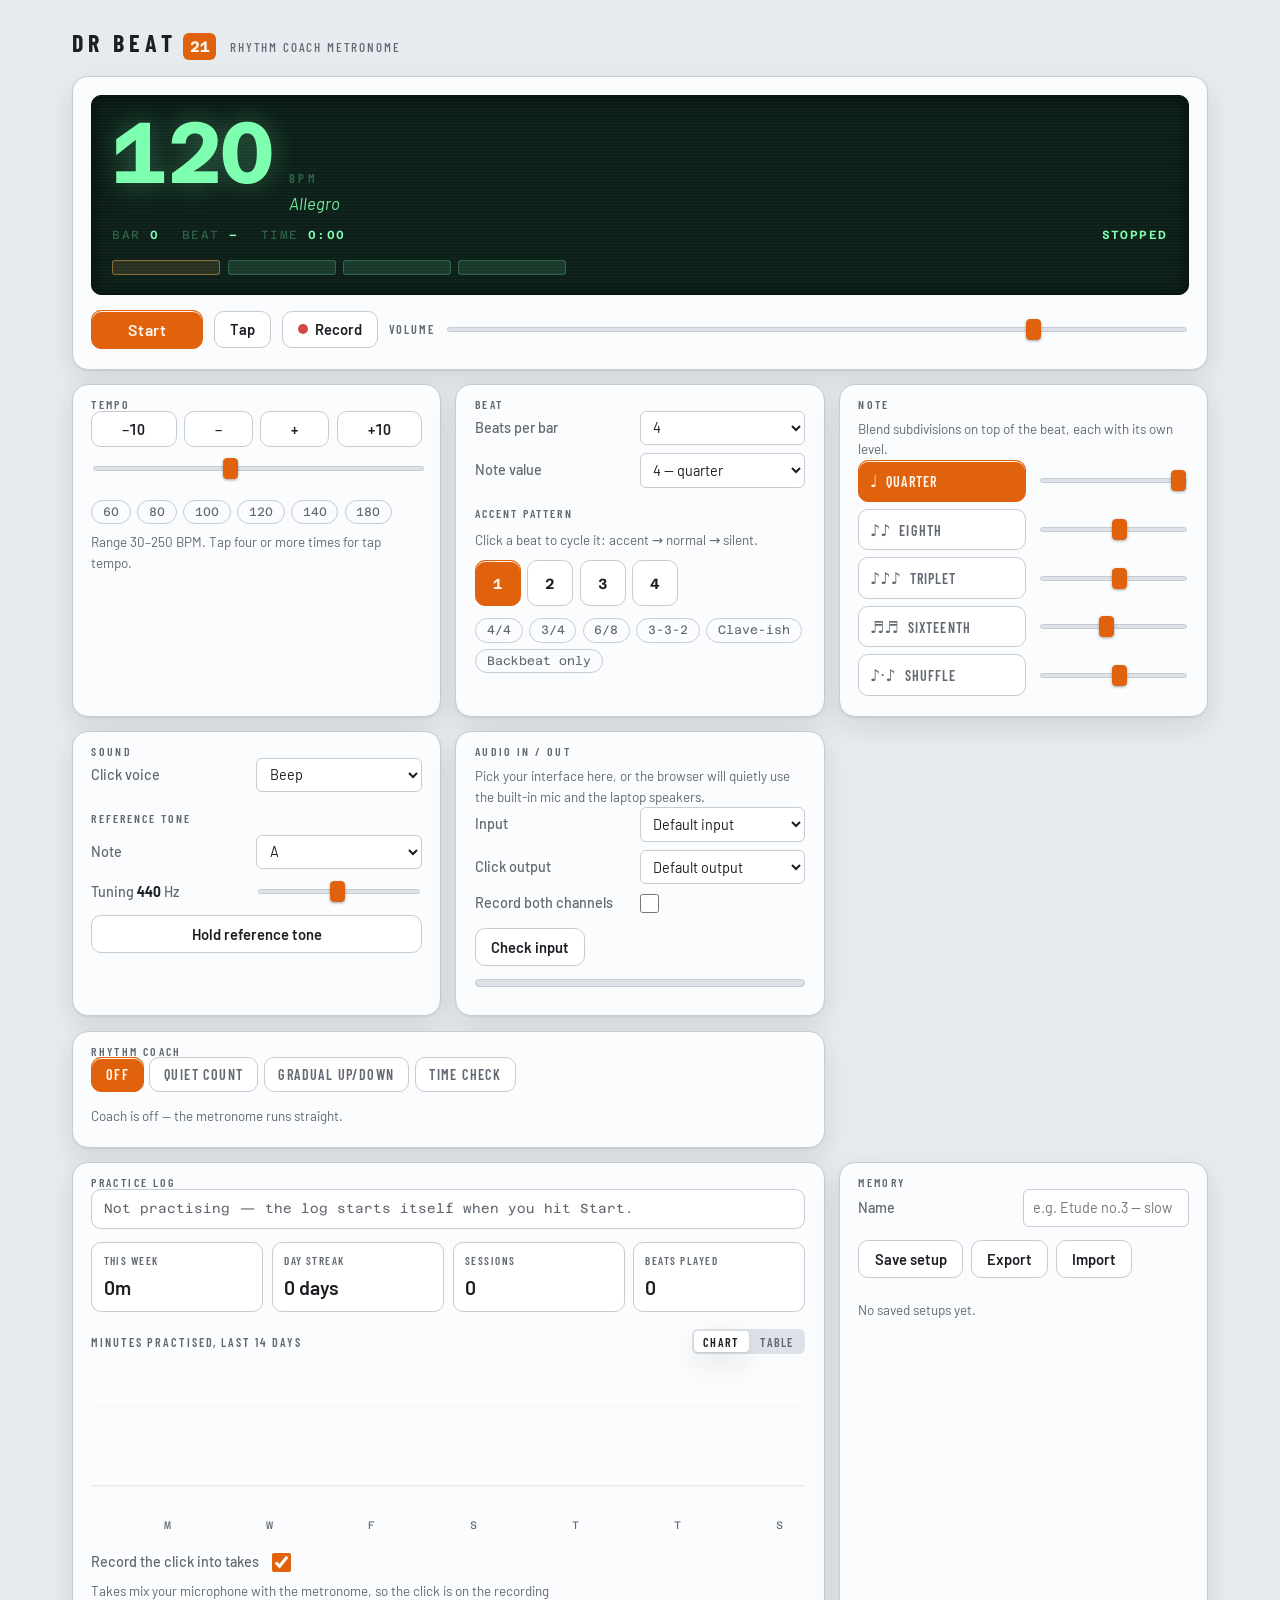
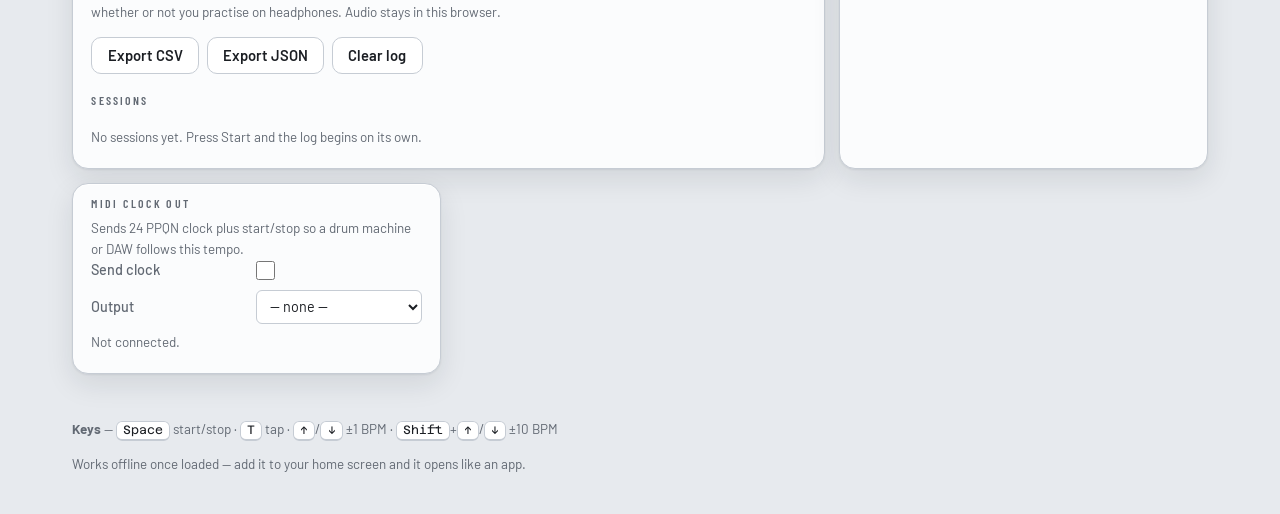
<file: index.html>
<!DOCTYPE html>
<html lang="en">
<head>
<meta charset="utf-8">
<meta name="viewport" content="width=device-width, initial-scale=1">
<title>Dr Beat 21 — Rhythm Coach Metronome</title>
<link rel="manifest" href="manifest.webmanifest">
<meta name="theme-color" content="#f4f6f8" media="(prefers-color-scheme: light)">
<meta name="theme-color" content="#1d2025" media="(prefers-color-scheme: dark)">
<meta name="mobile-web-app-capable" content="yes">
<meta name="apple-mobile-web-app-capable" content="yes">
<meta name="apple-mobile-web-app-title" content="Dr Beat 21">
<meta name="apple-mobile-web-app-status-bar-style" content="black-translucent">
<link rel="apple-touch-icon" href="icons/apple-touch-icon.png">
<link rel="icon" href="icons/icon.svg" type="image/svg+xml">
<link rel="icon" href="icons/icon-192.png" sizes="192x192" type="image/png">
<link rel="preconnect" href="https://fonts.googleapis.com">
<link rel="preconnect" href="https://fonts.gstatic.com" crossorigin>
<link rel="stylesheet" href="https://fonts.googleapis.com/css2?family=Barlow:ital,wght@0,400;0,500;0,600;1,400&family=Barlow+Condensed:wght@500;600;700&family=Azeret+Mono:wght@600;700&display=swap">
<link rel="stylesheet" href="css/style.css">
<script>
/* PWA wiring. This lives in <head> on purpose: tools/build-single-file.py copies
   the <body>, so the bundled builds — which have no sw.js beside them — never try
   to register one. Every path is relative so a project-site subpath works too. */
(function () {
  'use strict';

  if ('serviceWorker' in navigator) {
    window.addEventListener('load', function () {
      navigator.serviceWorker.register('sw.js').catch(function (e) {
        // Not fatal: without a worker the app still runs, just not offline.
        console.warn('[pwa] service worker did not register:', e && e.message);
      });
    });
  }

  // Chromium fires this when the app qualifies for installation; Safari never
  // does, which is why the footer also explains the manual route.
  var deferred = null;
  window.addEventListener('beforeinstallprompt', function (e) {
    e.preventDefault();
    deferred = e;
    var btn = document.getElementById('installBtn');
    if (btn) btn.hidden = false;
  });

  window.addEventListener('DOMContentLoaded', function () {
    var btn = document.getElementById('installBtn');
    if (!btn) return;
    btn.addEventListener('click', function () {
      if (!deferred) return;
      deferred.prompt();
      deferred.userChoice.then(function () {
        deferred = null;
        btn.hidden = true;
      });
    });
  });

  window.addEventListener('appinstalled', function () {
    var btn = document.getElementById('installBtn');
    if (btn) btn.hidden = true;
    deferred = null;
  });
})();
</script>
</head>
<body>

<header class="topbar">
  <div class="brand">
    <span class="brand-mark">DR BEAT</span><span class="brand-num">21</span>
  </div>
  <p class="brand-sub">Rhythm coach metronome</p>
</header>

<main class="unit">

  <!-- ─────────── Display ─────────── -->
  <section class="panel display" aria-label="Display">
    <div class="lcd">
      <div class="lcd-tempo">
        <output id="bpmValue" class="bpm">120</output>
        <div class="bpm-side">
          <span class="bpm-unit">BPM</span>
          <span id="tempoName" class="tempo-name">Moderato</span>
        </div>
      </div>

      <div class="lcd-meta">
        <span>BAR <b id="barCount">0</b></span>
        <span>BEAT <b id="beatCount">–</b></span>
        <span>TIME <b id="elapsed">0:00</b></span>
        <span id="statusFlag" class="status-flag">STOPPED</span>
      </div>

      <div id="leds" class="leds" role="group" aria-label="Beat indicator"></div>
    </div>

    <div class="transport">
      <button id="startStop" class="btn btn-primary" type="button" aria-pressed="false">Start</button>
      <button id="tapTempo" class="btn" type="button">Tap</button>
      <button id="recordBtn" class="btn btn-rec" type="button" aria-pressed="false">
        <span class="rec-dot" aria-hidden="true"></span><span id="recordLabel">Record</span>
      </button>
      <output id="recTime" class="rec-time" hidden>0:00</output>
      <div class="vol">
        <label for="volume">Volume</label>
        <input id="volume" class="fader" type="range" min="0" max="1" step="0.01" value="0.8">
      </div>
    </div>
  </section>

  <!-- ─────────── Tempo ─────────── -->
  <section class="panel" aria-labelledby="h-tempo">
    <h2 id="h-tempo">Tempo</h2>
    <div class="tempo-row">
      <button id="bpmDown10" class="btn btn-sq" type="button" aria-label="Decrease tempo by 10">−10</button>
      <button id="bpmDown" class="btn btn-sq" type="button" aria-label="Decrease tempo by 1">−</button>
      <button id="bpmUp" class="btn btn-sq" type="button" aria-label="Increase tempo by 1">+</button>
      <button id="bpmUp10" class="btn btn-sq" type="button" aria-label="Increase tempo by 10">+10</button>
    </div>
    <input id="bpmSlider" class="fader tempo-slider" type="range" min="30" max="250" step="1" value="120"
           aria-label="Tempo in beats per minute">
    <div class="chips" id="tempoPresets">
      <button class="chip" type="button" data-bpm="60">60</button>
      <button class="chip" type="button" data-bpm="80">80</button>
      <button class="chip" type="button" data-bpm="100">100</button>
      <button class="chip" type="button" data-bpm="120">120</button>
      <button class="chip" type="button" data-bpm="140">140</button>
      <button class="chip" type="button" data-bpm="180">180</button>
    </div>
    <p class="hint">Range 30–250 BPM. Tap four or more times for tap tempo.</p>
  </section>

  <!-- ─────────── Beat / meter ─────────── -->
  <section class="panel" aria-labelledby="h-beat">
    <h2 id="h-beat">Beat</h2>
    <div class="field-row">
      <label for="beatsPerMeasure">Beats per bar</label>
      <select id="beatsPerMeasure">
        <option value="0">0 — no accent</option>
        <option value="1">1</option><option value="2">2</option><option value="3">3</option>
        <option value="4" selected>4</option><option value="5">5</option><option value="6">6</option>
        <option value="7">7</option><option value="8">8</option><option value="9">9</option>
      </select>
    </div>
    <div class="field-row">
      <label for="beatUnit">Note value</label>
      <select id="beatUnit">
        <option value="2">2 — half</option>
        <option value="4" selected>4 — quarter</option>
        <option value="8">8 — eighth</option>
        <option value="16">16 — sixteenth</option>
      </select>
    </div>
    <p class="sub-label">Accent pattern</p>
    <p class="hint accent-hint">Click a beat to cycle it: accent → normal → silent.</p>
    <div id="accentGrid" class="accent-grid" role="group" aria-label="Accent pattern"></div>
    <div class="chips" id="accentPresets">
      <button class="chip" type="button" data-pattern="2,1,1,1">4/4</button>
      <button class="chip" type="button" data-pattern="2,1,1">3/4</button>
      <button class="chip" type="button" data-pattern="2,1,1,2,1,1">6/8</button>
      <button class="chip" type="button" data-pattern="2,1,1,2,1,1,2">3-3-2</button>
      <button class="chip" type="button" data-pattern="2,1,2,1,1,0,1">Clave-ish</button>
      <button class="chip" type="button" data-pattern="2,0,1,0">Backbeat only</button>
    </div>
  </section>

  <!-- ─────────── Note mixer ─────────── -->
  <section class="panel" aria-labelledby="h-note">
    <h2 id="h-note">Note</h2>
    <p class="hint">Blend subdivisions on top of the beat, each with its own level.</p>
    <div id="layerMixer" class="mixer"></div>
  </section>

  <!-- ─────────── Sound ─────────── -->
  <section class="panel" aria-labelledby="h-sound">
    <h2 id="h-sound">Sound</h2>
    <div class="field-row">
      <label for="voice">Click voice</label>
      <select id="voice"></select>
    </div>
    <p class="sub-label">Reference tone</p>
    <div class="field-row">
      <label for="refNote">Note</label>
      <select id="refNote">
        <option value="0">A</option><option value="1">A♯/B♭</option><option value="2">B</option>
        <option value="3">C</option><option value="4">C♯/D♭</option><option value="5">D</option>
        <option value="6">D♯/E♭</option><option value="7">E</option><option value="8">F</option>
        <option value="9">F♯/G♭</option><option value="10">G</option><option value="11">G♯/A♭</option>
      </select>
    </div>
    <div class="field-row">
      <label for="refTune">Tuning <b id="refTuneValue">440</b> Hz</label>
      <input id="refTune" class="fader" type="range" min="415" max="466" step="1" value="440">
    </div>
    <button id="refToneBtn" class="btn btn-wide" type="button" aria-pressed="false">Hold reference tone</button>
  </section>


  <!-- ─────────── Audio routing ─────────── -->
  <section class="panel" aria-labelledby="h-io">
    <h2 id="h-io">Audio in / out</h2>
    <p class="hint">Pick your interface here, or the browser will quietly use the
       built-in mic and the laptop speakers.</p>
    <div class="field-row">
      <label for="inputDevice">Input</label>
      <select id="inputDevice"><option value="">Default input</option></select>
    </div>
    <div class="field-row">
      <label for="outputDevice">Click output</label>
      <select id="outputDevice"><option value="">Default output</option></select>
    </div>
    <div class="field-row">
      <label for="stereoIn">Record both channels</label>
      <input id="stereoIn" type="checkbox">
    </div>
    <div class="tc-actions">
      <button id="checkInput" class="btn" type="button" aria-pressed="false">Check input</button>
    </div>
    <div class="meter-wrap" aria-hidden="true"><div id="inputMeter" class="meter-fill"></div></div>
    <p id="ioStatus" class="hint" role="status" aria-live="polite"></p>
  </section>

  <!-- ─────────── Rhythm coach ─────────── -->
  <section class="panel span2" aria-labelledby="h-coach">
    <h2 id="h-coach">Rhythm Coach</h2>
    <div class="tabs" id="coachTabs" role="tablist">
      <button class="tab is-active" type="button" role="tab" data-mode="off" aria-selected="true">Off</button>
      <button class="tab" type="button" role="tab" data-mode="quiet" aria-selected="false">Quiet Count</button>
      <button class="tab" type="button" role="tab" data-mode="gradual" aria-selected="false">Gradual Up/Down</button>
      <button class="tab" type="button" role="tab" data-mode="timecheck" aria-selected="false">Time Check</button>
    </div>

    <div class="coach-body">
      <div class="coach-pane" data-pane="off">
        <p class="hint">Coach is off — the metronome runs straight.</p>
      </div>

      <div class="coach-pane is-hidden" data-pane="quiet">
        <p class="hint">The click drops out for whole bars so you have to keep your own time. Come back in on the downbeat.</p>
        <div class="field-row">
          <label for="qcPlay">Bars sounding</label>
          <input id="qcPlay" type="number" min="1" max="16" value="1">
        </div>
        <div class="field-row">
          <label for="qcMute">Bars silent</label>
          <input id="qcMute" type="number" min="1" max="16" value="1">
        </div>
        <div class="field-row">
          <label for="qcGradual">Add a silent bar each cycle</label>
          <input id="qcGradual" type="checkbox">
        </div>
        <div class="field-row">
          <label for="qcMaxMute">Stop widening at</label>
          <input id="qcMaxMute" type="number" min="1" max="32" value="8">
        </div>
        <div class="readout">
          <span>State <b id="qcState">–</b></span>
          <span>Cycles done <b id="qcCycles">0</b></span>
        </div>
      </div>

      <div class="coach-pane is-hidden" data-pane="gradual">
        <p class="hint">Tempo moves on its own so you can push a passage up to speed without touching the dial.</p>
        <div class="field-row">
          <label for="grStart">Start BPM</label>
          <input id="grStart" type="number" min="30" max="250" value="80">
        </div>
        <div class="field-row">
          <label for="grTarget">Target BPM</label>
          <input id="grTarget" type="number" min="30" max="250" value="140">
        </div>
        <div class="field-row">
          <label for="grStep">Step BPM</label>
          <input id="grStep" type="number" min="1" max="30" value="4">
        </div>
        <div class="field-row">
          <label for="grEvery">Every N bars</label>
          <input id="grEvery" type="number" min="1" max="32" value="2">
        </div>
        <div class="field-row">
          <label for="grLoop">Reverse and repeat at the target</label>
          <input id="grLoop" type="checkbox">
        </div>
        <div class="readout">
          <span>Now <b id="grNow">–</b></span>
          <span>Heading to <b id="grGoal">–</b></span>
          <span id="grDone"></span>
        </div>
      </div>

      <div class="coach-pane is-hidden" data-pane="timecheck">
        <p class="hint">Play along into the microphone. Each hit is matched to the nearest grid point and graded.</p>
        <div class="field-row">
          <label for="tcGrid">Grade against</label>
          <select id="tcGrid">
            <option value="1" selected>Beats</option>
            <option value="2">Eighths</option>
            <option value="3">Triplets</option>
            <option value="4">Sixteenths</option>
          </select>
        </div>
        <div class="field-row">
          <label for="tcTolerance">Tolerance <b id="tcToleranceValue">30</b> ms</label>
          <input id="tcTolerance" class="fader" type="range" min="5" max="100" step="1" value="30">
        </div>
        <div class="field-row">
          <label for="tcThreshold">Mic sensitivity</label>
          <input id="tcThreshold" class="fader" type="range" min="0.01" max="0.3" step="0.005" value="0.06">
        </div>
        <div class="field-row">
          <label for="tcLatency">Input latency offset <b id="tcLatencyValue">0</b> ms</label>
          <input id="tcLatency" class="fader" type="range" min="-100" max="200" step="1" value="0">
        </div>
        <div class="meter-wrap" aria-hidden="true"><div id="tcMeter" class="meter-fill"></div></div>
        <div class="tc-actions">
          <button id="tcListen" class="btn" type="button">Enable microphone</button>
          <button id="tcReset" class="btn" type="button">Reset score</button>
        </div>
        <div id="tcError" class="error is-hidden" role="alert"></div>
        <div class="score">
          <div class="score-cell"><span>Accuracy</span><b id="tcAccuracy">–</b></div>
          <div class="score-cell"><span>Avg error</span><b id="tcAvg">–</b></div>
          <div class="score-cell"><span>Bias</span><b id="tcBias">–</b></div>
          <div class="score-cell"><span>Hits</span><b id="tcHits">0</b></div>
        </div>
        <div class="drift" aria-hidden="true">
          <span class="drift-label">early</span>
          <div class="drift-track"><i id="tcNeedle" class="drift-needle"></i><i class="drift-centre"></i></div>
          <span class="drift-label">late</span>
        </div>
        <p id="tcVerdict" class="verdict">&nbsp;</p>
      </div>
    </div>
  </section>


  <!-- ─────────── Practice log ─────────── -->
  <section class="panel span2" aria-labelledby="h-log">
    <h2 id="h-log">Practice log</h2>

    <p id="logLive" class="log-live is-idle">Not practising — the log starts itself when you hit Start.</p>

    <div class="stats">
      <div class="stat"><span>This week</span><b id="statWeek">0m</b></div>
      <div class="stat"><span>Day streak</span><b id="statStreak">0</b></div>
      <div class="stat"><span>Sessions</span><b id="statSessions">0</b></div>
      <div class="stat"><span>Beats played</span><b id="statBeats">0</b></div>
    </div>

    <div class="chart-head">
      <h3 id="h-chart">Minutes practised, last 14 days</h3>
      <div class="seg" role="group" aria-label="Chart or table view">
        <button type="button" class="seg-btn is-active" data-view="chart" aria-pressed="true">Chart</button>
        <button type="button" class="seg-btn" data-view="table" aria-pressed="false">Table</button>
      </div>
    </div>
    <div id="practiceChart" class="chart" aria-labelledby="h-chart"></div>
    <div id="practiceTable" class="chart-table is-hidden"></div>

    <div class="field-row log-opt">
      <label for="includeClick">Record the click into takes</label>
      <input id="includeClick" type="checkbox" checked>
    </div>
    <p class="hint">Takes mix your microphone with the metronome, so the click is on the
       recording whether or not you practise on headphones. Audio stays in this browser.</p>

    <div class="tc-actions">
      <button id="logExportCsv" class="btn" type="button">Export CSV</button>
      <button id="logExportJson" class="btn" type="button">Export JSON</button>
      <button id="logClear" class="btn btn-danger" type="button">Clear log</button>
    </div>
    <p id="logStatus" class="hint" role="status" aria-live="polite"></p>

    <h3 class="sub-label">Sessions</h3>
    <ul id="sessionList" class="session-list"></ul>
  </section>

  <!-- ─────────── Memory ─────────── -->
  <section class="panel" aria-labelledby="h-memory">
    <h2 id="h-memory">Memory</h2>
    <div class="field-row">
      <label for="presetName">Name</label>
      <input id="presetName" type="text" placeholder="e.g. Etude no.3 — slow" maxlength="40">
    </div>
    <div class="tc-actions">
      <button id="presetSave" class="btn" type="button">Save setup</button>
      <button id="presetExport" class="btn" type="button">Export</button>
      <button id="presetImport" class="btn" type="button">Import</button>
      <input id="presetFile" type="file" accept="application/json" hidden>
    </div>
    <p id="presetStatus" class="hint" role="status" aria-live="polite"></p>
    <ul id="presetList" class="preset-list"></ul>
  </section>

  <!-- ─────────── MIDI ─────────── -->
  <section class="panel" aria-labelledby="h-midi">
    <h2 id="h-midi">MIDI clock out</h2>
    <p class="hint">Sends 24 PPQN clock plus start/stop so a drum machine or DAW follows this tempo.</p>
    <div class="field-row">
      <label for="midiEnable">Send clock</label>
      <input id="midiEnable" type="checkbox">
    </div>
    <div class="field-row">
      <label for="midiOut">Output</label>
      <select id="midiOut"><option value="">— none —</option></select>
    </div>
    <div id="midiStatus" class="hint">Not connected.</div>
  </section>

</main>

<footer class="footer">
  <p><b>Keys</b> — <kbd>Space</kbd> start/stop · <kbd>T</kbd> tap · <kbd>↑</kbd>/<kbd>↓</kbd> ±1 BPM ·
     <kbd>Shift</kbd>+<kbd>↑</kbd>/<kbd>↓</kbd> ±10 BPM</p>
  <div data-pwa-only>
    <p id="offlineNote" class="hint">Works offline once loaded — add it to your home screen and it opens like an app.</p>
    <button id="installBtn" class="btn" type="button" hidden>Install Dr Beat 21</button>
  </div>
</footer>

<script src="js/mic.js"></script>
<script src="js/voices.js"></script>
<script src="js/engine.js"></script>
<script src="js/coach.js"></script>
<script src="js/midi.js"></script>
<script src="js/presets.js"></script>
<script src="js/sessions.js"></script>
<script src="js/takes.js"></script>
<script src="js/ui.js"></script>
</body>
</html>
</file>
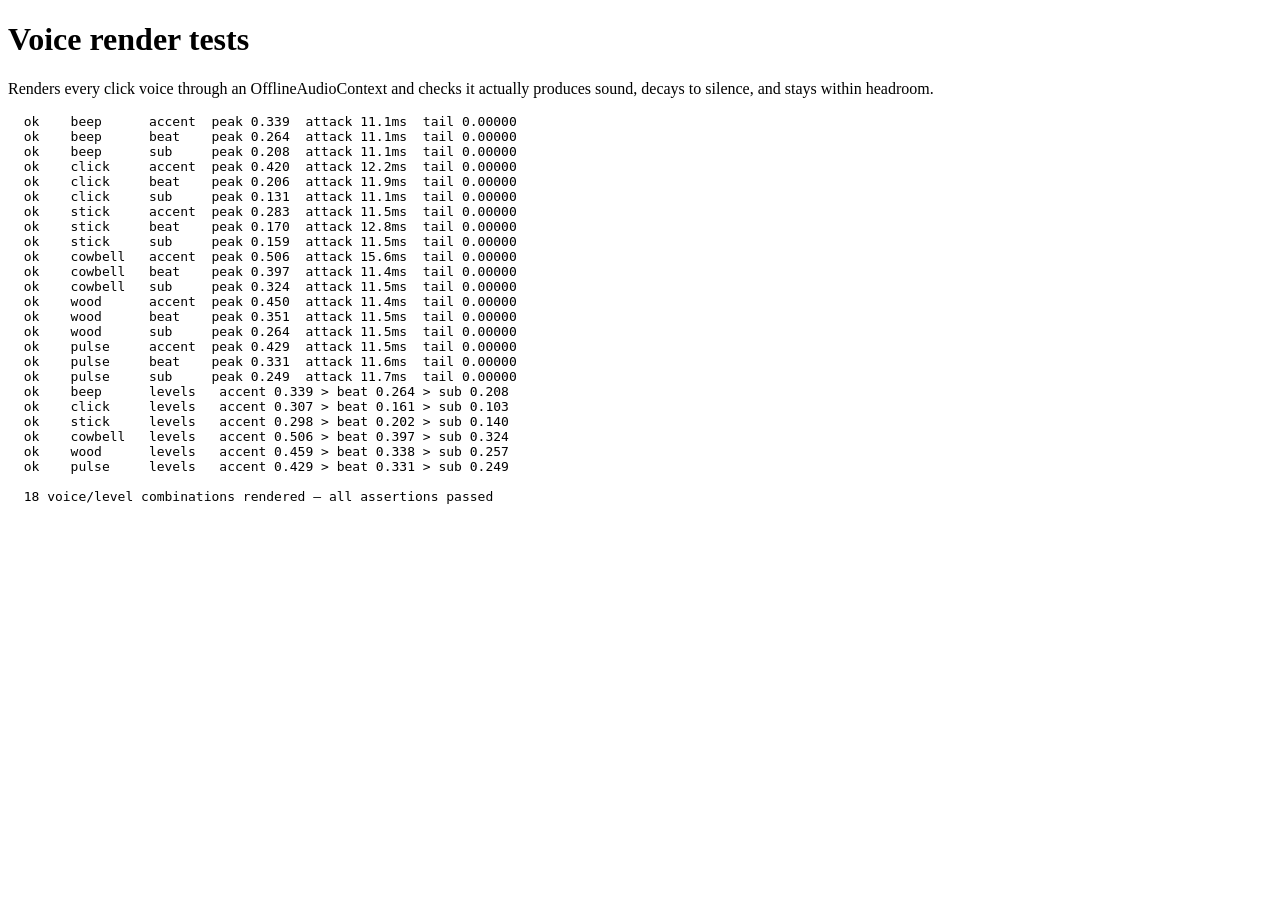
<file: test/voices.test.html>
<!DOCTYPE html>
<html lang="en">
<head>
<meta charset="utf-8">
<title>Dr Beat 21 — voice render tests</title>
</head>
<body>
<h1>Voice render tests</h1>
<p>Renders every click voice through an OfflineAudioContext and checks it actually
   produces sound, decays to silence, and stays within headroom.</p>
<pre id="out">running…</pre>

<script src="../js/voices.js"></script>
<script>
/* Each voice is rendered on its own so a throwing voice cannot hide behind
   another one's output. Assertions are on the rendered samples, not on whether
   the call returned without error. */
(async function () {
  const DB = window.DrBeat;
  const SR = 44100;
  const results = [];
  let failed = 0;

  async function render(voice, level) {
    const ctx = new OfflineAudioContext(1, SR, SR);   // one second
    const master = ctx.createGain();
    master.gain.value = 1;
    master.connect(ctx.destination);
    DB.Voices.play(ctx, master, 0.01, level, voice, 1);
    const buf = await ctx.startRendering();
    const d = buf.getChannelData(0);

    let peak = 0, peakAt = 0;
    for (let i = 0; i < d.length; i++) {
      const v = Math.abs(d[i]);
      if (v > peak) { peak = v; peakAt = i; }
    }
    // Tail energy: everything after 400 ms should have died away.
    let tail = 0;
    for (let i = Math.floor(SR * 0.4); i < d.length; i++) tail = Math.max(tail, Math.abs(d[i]));
    return { peak, peakAt: peakAt / SR, tail };
  }

  function assert(cond, label) {
    if (!cond) { failed++; results.push('  FAIL  ' + label); }
  }

  for (const voice of DB.Voices.names) {
    for (const level of ['accent', 'beat', 'sub']) {
      let r;
      try {
        r = await render(voice, level);
      } catch (e) {
        failed++;
        results.push(`  FAIL  ${voice}/${level} threw: ${e.message}`);
        continue;
      }
      assert(r.peak > 0.001, `${voice}/${level} produced silence (peak ${r.peak.toFixed(5)})`);
      assert(r.peak <= 1.0, `${voice}/${level} clipped (peak ${r.peak.toFixed(3)})`);
      assert(r.peakAt < 0.25, `${voice}/${level} attack too late (${r.peakAt.toFixed(3)}s)`);
      assert(r.tail < 0.01, `${voice}/${level} still ringing after 400ms (${r.tail.toFixed(4)})`);
      results.push(
        `  ok    ${voice.padEnd(9)} ${level.padEnd(7)} peak ${r.peak.toFixed(3)}` +
        `  attack ${(r.peakAt * 1000).toFixed(1)}ms  tail ${r.tail.toFixed(5)}`);
    }
  }

  // Levels must be strictly ordered accent > beat > sub for every voice —
  // an accent that does not stand out is the one thing a metronome must not do.
  // The noise-based voices start from a random offset into the noise buffer, so a
  // single render's peak is stochastic. Averaging a few renders makes the ordering
  // assertion measure the design intent rather than one draw of the noise.
  const avgPeak = async (voice, level, n = 6) => {
    let total = 0;
    for (let i = 0; i < n; i++) total += (await render(voice, level)).peak;
    return total / n;
  };

  for (const voice of DB.Voices.names) {
    const a = { peak: await avgPeak(voice, 'accent') };
    const b = { peak: await avgPeak(voice, 'beat') };
    const s = { peak: await avgPeak(voice, 'sub') };
    assert(a.peak > b.peak,
      `${voice}: accent (${a.peak.toFixed(3)}) not louder than beat (${b.peak.toFixed(3)})`);
    assert(b.peak > s.peak,
      `${voice}: beat (${b.peak.toFixed(3)}) not louder than sub (${s.peak.toFixed(3)})`);
    results.push(`  ok    ${voice.padEnd(9)} levels   accent ${a.peak.toFixed(3)} > ` +
                 `beat ${b.peak.toFixed(3)} > sub ${s.peak.toFixed(3)}`);
  }

  // A zero-gain call must schedule nothing at all.
  {
    const ctx = new OfflineAudioContext(1, SR, SR);
    const g = ctx.createGain(); g.connect(ctx.destination);
    DB.Voices.play(ctx, g, 0.01, 'beat', 'beep', 0);
    const d = (await ctx.startRendering()).getChannelData(0);
    let peak = 0;
    for (let i = 0; i < d.length; i++) peak = Math.max(peak, Math.abs(d[i]));
    assert(peak === 0, `zero-gain call still produced sound (peak ${peak})`);
  }

  // An unknown voice name must fall back rather than throw.
  {
    const ctx = new OfflineAudioContext(1, SR, SR);
    const g = ctx.createGain(); g.connect(ctx.destination);
    try {
      DB.Voices.play(ctx, g, 0.01, 'beat', 'not-a-real-voice', 1);
      const d = (await ctx.startRendering()).getChannelData(0);
      let peak = 0;
      for (let i = 0; i < d.length; i++) peak = Math.max(peak, Math.abs(d[i]));
      assert(peak > 0.001, 'unknown voice fell back to silence');
    } catch (e) {
      failed++;
      results.push('  FAIL  unknown voice threw: ' + e.message);
    }
  }

  const total = DB.Voices.names.length * 3;
  document.getElementById('out').textContent =
    results.join('\n') + `\n\n  ${total} voice/level combinations rendered — ` +
    (failed ? `${failed} FAILED` : 'all assertions passed');
  document.title = failed ? 'VOICE TESTS FAILED' : 'VOICE TESTS PASSED';
})();
</script>
</body>
</html>
</file>
<file: css/style.css>
/* Dr Beat 21 — front panel.
 *
 * The unit is styled as a piece of hardware: graphite chassis, silkscreened
 * legends, rubberised buttons, and a transflective LCD. The LCD keeps its dark
 * green ground in both themes, because a real one does not invert when the
 * lights come up — only the chassis around it changes.
 */

/* ── Tokens: light (daylight panel) ── */
:root {
  --page:         #e7eaee;
  --chassis:      #f4f6f8;
  --panel:        #fbfcfd;
  --raised:       #ffffff;
  --edge:         #c6ccd4;
  --edge-soft:    #dde2e8;
  --ink:          #1b1e23;
  --silk:         #626973;
  --accent:       #e0620c;
  --accent-ink:   #fff6ee;
  --accent-soft:  rgba(224, 98, 12, .12);
  --shadow:       0 1px 2px rgba(20, 28, 38, .07), 0 10px 28px rgba(20, 28, 38, .10);
  --inset:        inset 0 1px 0 rgba(255, 255, 255, .9);

  /* The LCD is theme-independent. */
  --lcd:          #0c1f18;
  --lcd-edge:     #061410;
  --lcd-ink:      #7dffb0;
  --lcd-dim:      rgba(125, 255, 176, .30);
  --lcd-amber:    #ffb457;

  --good:         #2f9e5e;
  --warn:         #b47a10;
  --bad:          #cf4a44;

  --chart-bar:    #e0620c;
  --chart-grid:   #e3e7ec;
  --chart-axis:   #c6ccd4;

  --r-sm: 6px;
  --r:    10px;
  --r-lg: 16px;
}

/* ── Tokens: dark (stage) ── */
@media (prefers-color-scheme: dark) {
  :root:not([data-theme="light"]) {
    --page:        #131519;
    --chassis:     #1d2025;
    --panel:       #24272d;
    --raised:      #2c3037;
    --edge:        #3a3f47;
    --edge-soft:   #2f343b;
    --ink:         #e9ebee;
    --silk:        #8b929b;
    --accent:      #ff7f1f;
    --accent-ink:  #1a1006;
    --accent-soft: rgba(255, 127, 31, .16);
    --shadow:      0 1px 0 rgba(255, 255, 255, .03), 0 12px 30px rgba(0, 0, 0, .45);
    --inset:       inset 0 1px 0 rgba(255, 255, 255, .05);
    --good:        #4ade80;
    --warn:        #f5b642;
    --bad:         #f2635d;
  --chart-bar:   #d96a10;
  --chart-grid:  #2f343b;
  --chart-axis:  #3a3f47;
  }
}

:root[data-theme="dark"] {
  --page:        #131519;
  --chassis:     #1d2025;
  --panel:       #24272d;
  --raised:      #2c3037;
  --edge:        #3a3f47;
  --edge-soft:   #2f343b;
  --ink:         #e9ebee;
  --silk:        #8b929b;
  --accent:      #ff7f1f;
  --accent-ink:  #1a1006;
  --accent-soft: rgba(255, 127, 31, .16);
  --shadow:      0 1px 0 rgba(255, 255, 255, .03), 0 12px 30px rgba(0, 0, 0, .45);
  --inset:       inset 0 1px 0 rgba(255, 255, 255, .05);
  --good:        #4ade80;
  --warn:        #f5b642;
  --bad:         #f2635d;
  --chart-bar:   #d96a10;
  --chart-grid:  #2f343b;
  --chart-axis:  #3a3f47;
}

* { box-sizing: border-box; }

body {
  margin: 0;
  background: var(--page);
  color: var(--ink);
  font: 400 15px/1.55 "Barlow", ui-sans-serif, system-ui, -apple-system, "Segoe UI", Roboto, sans-serif;
  -webkit-font-smoothing: antialiased;
}

/* ── Header ── */
.topbar {
  display: flex; align-items: baseline; gap: .85rem; flex-wrap: wrap;
  max-width: 1200px; margin: 0 auto; padding: 1.5rem clamp(1rem, 4vw, 2rem) .9rem;
}
.brand { display: flex; align-items: baseline; gap: .4rem; }
.brand-mark {
  font-family: "Barlow Condensed", "Barlow", sans-serif;
  font-weight: 700; font-size: 1.5rem; letter-spacing: .2em; text-transform: uppercase;
}
.brand-num {
  font-family: "Azeret Mono", ui-monospace, Menlo, monospace;
  font-weight: 700; font-size: .95rem; color: var(--accent-ink);
  background: var(--accent); border-radius: var(--r-sm); padding: .1rem .42rem;
}
.brand-sub {
  margin: 0; color: var(--silk); font-size: .82rem;
  text-transform: uppercase; letter-spacing: .14em;
  font-family: "Barlow Condensed", "Barlow", sans-serif; font-weight: 500;
}

/* ── Chassis grid ── */
.unit {
  display: grid; gap: .9rem;
  grid-template-columns: repeat(auto-fit, minmax(290px, 1fr));
  max-width: 1200px; margin: 0 auto; padding: 0 clamp(1rem, 4vw, 2rem) 2rem;
}

.panel {
  position: relative;
  background: var(--panel);
  border: 1px solid var(--edge);
  border-radius: var(--r-lg);
  box-shadow: var(--shadow), var(--inset);
  padding: 1.6rem 1.15rem 1.25rem;
}

/* Silkscreen legend, set into the panel's top edge like a printed label. */
.panel h2 {
  position: absolute; top: .62rem; left: 1.15rem; margin: 0;
  font-family: "Barlow Condensed", "Barlow", sans-serif;
  font-size: .74rem; font-weight: 600; text-transform: uppercase;
  letter-spacing: .2em; color: var(--silk);
}

.display, .span2 { grid-column: 1 / -1; }
@media (min-width: 920px) { .span2 { grid-column: span 2; } }
.display { padding-top: 1.15rem; }

/* ── LCD ── */
.lcd {
  position: relative; overflow: hidden;
  background: var(--lcd);
  border: 1px solid var(--lcd-edge);
  border-radius: var(--r);
  padding: 1.05rem 1.25rem 1.15rem;
  box-shadow: inset 0 2px 18px rgba(0, 0, 0, .6);
  color: var(--lcd-ink);
}
/* Fine horizontal ruling, the way a transflective panel catches light. */
.lcd::after {
  content: ""; position: absolute; inset: 0; pointer-events: none;
  background: repeating-linear-gradient(
    to bottom, rgba(255,255,255,.028) 0 1px, transparent 1px 3px);
}
.lcd-tempo { display: flex; align-items: baseline; gap: 1rem; flex-wrap: wrap; }
.bpm {
  font-family: "Azeret Mono", ui-monospace, Menlo, Consolas, monospace;
  font-weight: 700; font-size: clamp(3.1rem, 11vw, 5.4rem); line-height: .92;
  letter-spacing: -.03em; font-variant-numeric: tabular-nums;
  text-shadow: 0 0 26px rgba(125, 255, 176, .3);
}
.bpm-side { display: flex; flex-direction: column; gap: .1rem; }
.bpm-unit {
  font-family: "Barlow Condensed", sans-serif; font-weight: 600;
  font-size: .78rem; letter-spacing: .28em; color: var(--lcd-dim);
}
.tempo-name { font-size: 1.05rem; font-style: italic; opacity: .92; }
.lcd-meta {
  display: flex; gap: 1.4rem; flex-wrap: wrap; align-items: baseline;
  margin-top: .65rem; font-size: .74rem; letter-spacing: .12em;
  font-family: "Azeret Mono", ui-monospace, Menlo, monospace;
  color: var(--lcd-dim); font-variant-numeric: tabular-nums;
}
.lcd-meta b { font-weight: 600; color: var(--lcd-ink); }
.status-flag { margin-left: auto; font-weight: 600; color: var(--lcd-ink); }
.status-flag.is-quiet { color: var(--lcd-amber); }

/* ── Beat LEDs ── */
.leds { display: flex; gap: .45rem; margin-top: 1rem; }
.led {
  /* Capped so four beats read as indicators rather than stretching into bars. */
  flex: 1 1 0; max-width: 108px; height: 15px; border-radius: 3px;
  background: rgba(125, 255, 176, .12);
  border: 1px solid rgba(125, 255, 176, .22);
  transition: background .06s linear, box-shadow .06s linear;
}
.led-accent { border-color: rgba(255, 180, 87, .45); background: rgba(255, 180, 87, .12); }
.led-off { opacity: .28; }
.led.is-on { background: var(--lcd-ink); box-shadow: 0 0 18px rgba(125, 255, 176, .7); }
.led.is-on.is-accent-hit { background: var(--lcd-amber); box-shadow: 0 0 22px rgba(255, 180, 87, .85); }

/* ── Buttons ── */
.btn {
  font-family: "Barlow", sans-serif; font-size: .92rem; font-weight: 600;
  color: var(--ink); background: var(--raised);
  border: 1px solid var(--edge); border-radius: var(--r);
  padding: .55rem .95rem; cursor: pointer;
  box-shadow: var(--inset);
  transition: transform .06s ease, border-color .12s ease, background .12s ease;
}
.btn:hover { border-color: var(--accent); }
.btn:active { transform: translateY(1px); box-shadow: none; }
.btn:disabled { opacity: .5; cursor: default; }
.btn-primary {
  background: var(--accent); border-color: var(--accent); color: var(--accent-ink);
  min-width: 7rem; font-size: 1rem; letter-spacing: .04em;
}
.btn-primary.is-running { background: var(--bad); border-color: var(--bad); color: #fff; }
.btn-sq { flex: 1 1 auto; min-width: 3.1rem; padding: .5rem .55rem; font-variant-numeric: tabular-nums; }
.btn-wide { width: 100%; }
.btn-xs { padding: .28rem .6rem; font-size: .8rem; }
.btn-danger:hover { border-color: var(--bad); color: var(--bad); }
.btn.is-on { background: var(--accent); border-color: var(--accent); color: var(--accent-ink); }
.btn.is-tapped { background: var(--accent-soft); border-color: var(--accent); }

.transport { display: flex; align-items: center; gap: .65rem; margin-top: .95rem; flex-wrap: wrap; }
.vol { display: flex; align-items: center; gap: .6rem; flex: 1 1 190px; }
.vol label {
  font-family: "Barlow Condensed", sans-serif; font-size: .76rem; font-weight: 600;
  text-transform: uppercase; letter-spacing: .16em; color: var(--silk);
}

/* ── Faders: a slot with a raised cap ── */
.fader {
  -webkit-appearance: none; appearance: none;
  flex: 1; min-width: 88px; height: 26px; background: transparent; cursor: pointer;
}
.fader::-webkit-slider-runnable-track {
  height: 5px; border-radius: 999px;
  background: linear-gradient(var(--edge-soft), var(--edge-soft));
  border: 1px solid var(--edge);
}
.fader::-moz-range-track {
  height: 5px; border-radius: 999px; background: var(--edge-soft); border: 1px solid var(--edge);
}
.fader::-webkit-slider-thumb {
  -webkit-appearance: none; appearance: none;
  width: 15px; height: 21px; margin-top: -9px;
  border-radius: 4px; background: var(--accent);
  border: 1px solid var(--accent);
  box-shadow: 0 1px 3px rgba(0, 0, 0, .35);
}
.fader::-moz-range-thumb {
  width: 13px; height: 20px; border-radius: 4px;
  background: var(--accent); border: 1px solid var(--accent);
  box-shadow: 0 1px 3px rgba(0, 0, 0, .35);
}
.tempo-slider { width: 100%; margin-top: .55rem; }

/* ── Fields ── */
.field-row {
  display: flex; align-items: center; gap: .8rem;
  margin-bottom: .5rem; font-size: .9rem; flex-wrap: wrap;
}
.field-row label { color: var(--silk); flex: 0 0 auto; min-width: 9.5rem; font-weight: 500; }
.field-row label b { color: var(--ink); font-variant-numeric: tabular-nums; }
.field-row select,
.field-row input[type="text"],
.field-row input[type="number"] {
  font: inherit; color: var(--ink); background: var(--raised);
  border: 1px solid var(--edge); border-radius: var(--r-sm);
  padding: .42rem .55rem; flex: 1 1 6rem; min-width: 0;
}
.field-row input[type="number"] { font-variant-numeric: tabular-nums; max-width: 6rem; }
.field-row input[type="checkbox"] {
  width: 19px; height: 19px; accent-color: var(--accent); margin: 0;
}
.field-row .fader { flex: 1 1 110px; }

.sub-label {
  margin: 1.05rem 0 .45rem;
  font-family: "Barlow Condensed", sans-serif; font-size: .74rem; font-weight: 600;
  text-transform: uppercase; letter-spacing: .18em; color: var(--silk);
}
.hint { margin: .5rem 0 0; font-size: .84rem; color: var(--silk); max-width: 62ch; }
.accent-hint { margin: 0 0 .6rem; }
.tempo-row { display: flex; align-items: center; gap: .45rem; flex-wrap: wrap; }

/* ── Chips ── */
.chips { display: flex; gap: .38rem; flex-wrap: wrap; margin-top: .75rem; }
.chip {
  font-family: "Azeret Mono", ui-monospace, monospace; font-size: .76rem;
  background: transparent; color: var(--silk);
  border: 1px solid var(--edge); border-radius: 999px;
  padding: .26rem .68rem; cursor: pointer;
  transition: color .12s ease, border-color .12s ease;
}
.chip:hover { color: var(--accent); border-color: var(--accent); }

/* ── Accent pattern ── */
.accent-grid { display: flex; gap: .4rem; flex-wrap: wrap; }
.accent-cell {
  font-family: "Azeret Mono", ui-monospace, monospace;
  font-size: .92rem; font-weight: 600; cursor: pointer;
  width: 46px; height: 46px; border-radius: var(--r);
  border: 1px solid var(--edge); background: var(--raised); color: var(--silk);
  box-shadow: var(--inset);
  transition: transform .06s ease;
}
.accent-cell:active { transform: translateY(1px); }
.accent-cell.is-accent { background: var(--accent); border-color: var(--accent); color: var(--accent-ink); }
.accent-cell.is-normal { color: var(--ink); }
.accent-cell.is-silent { opacity: .4; text-decoration: line-through; }

/* ── Note mixer ── */
.mixer { display: grid; gap: .45rem; }
.mixer-row { display: flex; align-items: center; gap: .7rem; }
.layer-toggle {
  font: inherit; cursor: pointer; text-align: left;
  display: flex; align-items: baseline; gap: .55rem; flex: 0 0 10.5rem;
  background: var(--raised); color: var(--silk);
  border: 1px solid var(--edge); border-radius: var(--r);
  padding: .44rem .65rem; box-shadow: var(--inset);
  transition: background .12s ease, color .12s ease, border-color .12s ease;
}
.layer-toggle.is-on { background: var(--accent); border-color: var(--accent); color: var(--accent-ink); }
.layer-note { font-size: 1.02rem; }
.layer-name {
  font-family: "Barlow Condensed", sans-serif; font-size: .88rem;
  font-weight: 600; text-transform: uppercase; letter-spacing: .08em;
}

/* ── Coach ── */
.tabs { display: flex; gap: .35rem; flex-wrap: wrap; margin-bottom: .9rem; }
.tab {
  font-family: "Barlow Condensed", sans-serif; font-size: .88rem; font-weight: 600;
  text-transform: uppercase; letter-spacing: .1em; cursor: pointer;
  background: var(--raised); color: var(--silk);
  border: 1px solid var(--edge); border-radius: var(--r);
  padding: .48rem .85rem; box-shadow: var(--inset);
}
.tab:hover { border-color: var(--accent); }
.tab.is-active { background: var(--accent); border-color: var(--accent); color: var(--accent-ink); }
.coach-pane.is-hidden, .is-hidden { display: none; }

.readout {
  display: flex; gap: 1.4rem; flex-wrap: wrap;
  margin-top: .85rem; padding-top: .75rem; border-top: 1px solid var(--edge-soft);
  font-family: "Azeret Mono", ui-monospace, monospace;
  font-size: .78rem; color: var(--silk); font-variant-numeric: tabular-nums;
}
.readout b { color: var(--ink); font-weight: 600; }

.tc-actions { display: flex; gap: .5rem; flex-wrap: wrap; margin: .85rem 0; }

.meter-wrap {
  height: 8px; border-radius: 999px; background: var(--edge-soft);
  border: 1px solid var(--edge); overflow: hidden; margin-top: .6rem;
}
.meter-fill { height: 100%; width: 0; background: var(--silk); transition: width .05s linear; }
.meter-fill.is-hot { background: var(--good); }

.score {
  display: grid; grid-template-columns: repeat(auto-fit, minmax(112px, 1fr));
  gap: .55rem; margin-top: .55rem;
}
.score-cell {
  background: var(--raised); border: 1px solid var(--edge);
  border-radius: var(--r); padding: .55rem .7rem;
  display: flex; flex-direction: column; gap: .12rem; box-shadow: var(--inset);
}
.score-cell span {
  font-family: "Barlow Condensed", sans-serif; font-size: .7rem; font-weight: 600;
  text-transform: uppercase; letter-spacing: .13em; color: var(--silk);
}
.score-cell b {
  font-family: "Azeret Mono", ui-monospace, monospace;
  font-size: 1.08rem; font-weight: 600; font-variant-numeric: tabular-nums;
}

/* Early/late needle: centre line is the beat. */
.drift { display: flex; align-items: center; gap: .65rem; margin-top: .95rem; }
.drift-label {
  font-family: "Barlow Condensed", sans-serif; font-size: .7rem; font-weight: 600;
  text-transform: uppercase; letter-spacing: .13em; color: var(--silk);
}
.drift-track {
  position: relative; flex: 1; height: 28px;
  background: var(--raised); border: 1px solid var(--edge); border-radius: var(--r);
  overflow: hidden;
}
.drift-centre { position: absolute; left: 50%; top: 4px; bottom: 4px; width: 2px; background: var(--good); }
.drift-needle {
  position: absolute; left: 50%; top: 2px; bottom: 2px; width: 4px;
  border-radius: 2px; background: var(--accent);
  transform: translateX(-50%); transition: left .1s ease-out;
}

.verdict {
  margin: .65rem 0 0; min-height: 1.5em;
  font-family: "Azeret Mono", ui-monospace, monospace;
  font-size: .9rem; font-weight: 600;
}
.verdict.is-good  { color: var(--good); }
.verdict.is-early { color: var(--warn); }
.verdict.is-late  { color: var(--bad); }

.error {
  margin: .55rem 0; padding: .65rem .8rem; font-size: .85rem;
  border: 1px solid var(--bad); border-left-width: 3px;
  border-radius: var(--r-sm); color: var(--bad); background: var(--accent-soft);
}

/* ── Memory ── */
.preset-list { list-style: none; margin: .9rem 0 0; padding: 0; display: grid; gap: .4rem; }
.preset-item {
  display: flex; align-items: center; gap: .6rem; flex-wrap: wrap;
  background: var(--raised); border: 1px solid var(--edge);
  border-radius: var(--r); padding: .45rem .65rem; box-shadow: var(--inset);
}
.preset-name { font-weight: 600; flex: 1 1 8rem; min-width: 0; overflow-wrap: anywhere; }
.preset-meta {
  font-family: "Azeret Mono", ui-monospace, monospace;
  font-size: .74rem; color: var(--silk); font-variant-numeric: tabular-nums;
}

/* ── Footer ── */
.footer {
  max-width: 1200px; margin: 0 auto;
  padding: 0 clamp(1rem, 4vw, 2rem) 2.5rem;
  color: var(--silk); font-size: .84rem;
}
kbd {
  font-family: "Azeret Mono", ui-monospace, monospace; font-size: .76rem;
  background: var(--raised); color: var(--ink);
  border: 1px solid var(--edge); border-bottom-width: 2px;
  border-radius: var(--r-sm); padding: .08rem .38rem;
}

:focus-visible { outline: 2px solid var(--accent); outline-offset: 2px; border-radius: 4px; }

@media (prefers-reduced-motion: reduce) {
  *, *::before, *::after { transition: none !important; animation: none !important; }
}


/* ─────────────── Practice log ─────────────── */

.log-live {
  margin: 0 0 .85rem;
  font-family: "Azeret Mono", ui-monospace, monospace;
  font-size: .82rem; font-variant-numeric: tabular-nums;
  padding: .55rem .75rem; border-radius: var(--r);
  background: var(--accent-soft); color: var(--ink);
  border: 1px solid var(--accent);
}
.log-live.is-idle { background: var(--raised); border-color: var(--edge); color: var(--silk); }

.stats {
  display: grid; grid-template-columns: repeat(auto-fit, minmax(118px, 1fr));
  gap: .55rem; margin-bottom: 1.1rem;
}
.stat {
  background: var(--raised); border: 1px solid var(--edge);
  border-radius: var(--r); padding: .55rem .7rem;
  display: flex; flex-direction: column; gap: .12rem; box-shadow: var(--inset);
}
.stat span {
  font-family: "Barlow Condensed", sans-serif; font-size: .7rem; font-weight: 600;
  text-transform: uppercase; letter-spacing: .13em; color: var(--silk);
}
/* Proportional figures on stat values: tabular digits read loose at this size. */
.stat b { font-size: 1.22rem; font-weight: 600; }

.chart-head {
  display: flex; align-items: baseline; justify-content: space-between;
  gap: .75rem; flex-wrap: wrap; margin-bottom: .6rem;
}
.chart-head h3 {
  margin: 0; font-family: "Barlow Condensed", sans-serif;
  font-size: .76rem; font-weight: 600; text-transform: uppercase;
  letter-spacing: .16em; color: var(--silk);
}
.seg { display: flex; gap: 2px; background: var(--edge-soft); padding: 2px; border-radius: var(--r-sm); }
.seg-btn {
  font-family: "Barlow Condensed", sans-serif; font-size: .76rem; font-weight: 600;
  text-transform: uppercase; letter-spacing: .1em; cursor: pointer;
  background: transparent; color: var(--silk); border: 0;
  border-radius: 4px; padding: .22rem .6rem;
}
.seg-btn.is-active { background: var(--raised); color: var(--ink); box-shadow: var(--shadow); }

/* Height includes the tick band, so the card never grows a nested scrollbar. */
/* --plot-h is shared by the SVG and the peak label so both measure the same box.
   The padding gives the label somewhere to sit without reaching the toggle. */
.chart { position: relative; margin-bottom: 1rem; padding-top: 1.1rem; --plot-h: 132px; }
.chart-svg { display: block; width: 100%; height: var(--plot-h); overflow: visible; }
.chart-svg .grid { stroke: var(--chart-grid); stroke-width: .25; vector-effect: non-scaling-stroke; }
.chart-svg .axis { stroke: var(--chart-axis); stroke-width: .5; vector-effect: non-scaling-stroke; }
.chart-svg .bar { fill: var(--chart-bar); opacity: .85; transition: opacity .1s ease; }
.chart-svg .bar.is-today { opacity: 1; }
.chart-svg .hit { fill: transparent; cursor: pointer; }
.chart-svg .hit:hover ~ .bar { opacity: 1; }
.chart-svg .hit:focus-visible { fill: var(--accent-soft); outline: none; }

.chart-ticks {
  display: grid; grid-auto-flow: column; grid-auto-columns: 1fr;
  margin-top: .3rem; font-size: .68rem; color: var(--silk);
  font-family: "Azeret Mono", ui-monospace, monospace; text-align: center;
}
.chart-peak {
  position: absolute; transform: translate(-50%, -100%);
  margin-top: 1.1rem;        /* clears the container's own top padding */
  font-family: "Azeret Mono", ui-monospace, monospace;
  font-size: .68rem; color: var(--silk); pointer-events: none; white-space: nowrap;
}
.chart-tip {
  position: absolute; top: -2px; transform: translateX(-50%);
  background: var(--ink); color: var(--panel);
  font-size: .74rem; line-height: 1.35; padding: .3rem .5rem;
  border-radius: var(--r-sm); pointer-events: none; white-space: nowrap; z-index: 3;
}
.chart-tip b { display: block; font-weight: 600; }

.chart-table { margin-bottom: 1rem; overflow-x: auto; }
.chart-table table { width: 100%; border-collapse: collapse; font-size: .84rem; }
.chart-table th, .chart-table td {
  text-align: left; padding: .32rem .5rem;
  border-bottom: 1px solid var(--edge-soft);
}
.chart-table thead th {
  font-family: "Barlow Condensed", sans-serif; font-size: .7rem; font-weight: 600;
  text-transform: uppercase; letter-spacing: .13em; color: var(--silk);
}
.chart-table td { font-family: "Azeret Mono", ui-monospace, monospace; font-variant-numeric: tabular-nums; }
.chart-table tbody th { font-weight: 500; color: var(--ink); }

.log-opt { margin-top: .5rem; }

/* ── Sessions ── */
.session-list { list-style: none; margin: .6rem 0 0; padding: 0; display: grid; gap: .4rem; }
.session-item {
  background: var(--raised); border: 1px solid var(--edge);
  border-radius: var(--r); overflow: hidden; box-shadow: var(--inset);
}
.session-item.is-live { border-color: var(--accent); }
.session-head {
  width: 100%; font: inherit; text-align: left; cursor: pointer;
  background: transparent; border: 0; color: var(--ink);
  padding: .55rem .7rem; display: flex; align-items: baseline; gap: .7rem; flex-wrap: wrap;
}
.session-head.is-static { cursor: default; }
.session-when { font-weight: 600; font-size: .9rem; }
.session-meta {
  font-family: "Azeret Mono", ui-monospace, monospace;
  font-size: .74rem; color: var(--silk); font-variant-numeric: tabular-nums;
}
.session-label { flex: 1 1 100%; font-size: .82rem; color: var(--silk); }
.session-body {
  padding: .3rem .7rem .75rem; border-top: 1px solid var(--edge-soft);
  display: grid; gap: .6rem; justify-items: start;
}
.session-body .field-row { margin: 0; width: 100%; }
.session-body .readout { margin: 0; padding-top: 0; border-top: 0; }

.take-list { display: grid; gap: .35rem; width: 100%; }
.take {
  display: flex; align-items: center; gap: .45rem; flex-wrap: wrap;
  background: var(--panel); border: 1px solid var(--edge-soft);
  border-radius: var(--r-sm); padding: .35rem .5rem;
}
.take-info {
  flex: 1 1 11rem; font-family: "Azeret Mono", ui-monospace, monospace;
  font-size: .74rem; color: var(--silk); font-variant-numeric: tabular-nums;
}
.take-audio { flex: 1 1 100%; width: 100%; height: 34px; margin-top: .3rem; }

/* ── Record button ── */
.btn-rec { display: inline-flex; align-items: center; gap: .45rem; }
.rec-dot {
  width: 10px; height: 10px; border-radius: 50%;
  background: var(--bad); flex: 0 0 auto;
}
.btn-rec.is-recording { background: var(--bad); border-color: var(--bad); color: #fff; }
.btn-rec.is-recording .rec-dot { background: #fff; animation: rec-pulse 1.4s ease-in-out infinite; }
@keyframes rec-pulse { 0%, 100% { opacity: 1; } 50% { opacity: .35; } }
.rec-time {
  font-family: "Azeret Mono", ui-monospace, monospace;
  font-size: .82rem; color: var(--bad); font-variant-numeric: tabular-nums;
}

.visually-hidden {
  position: absolute; width: 1px; height: 1px; overflow: hidden;
  clip: rect(0 0 0 0); clip-path: inset(50%); white-space: nowrap;
}

/* Controls the browser cannot honour are shown but visibly inert, so the
   absence is explained rather than mysterious. */
.field-row.is-unsupported { opacity: .5; }
.field-row.is-unsupported select { cursor: not-allowed; }
</file>
